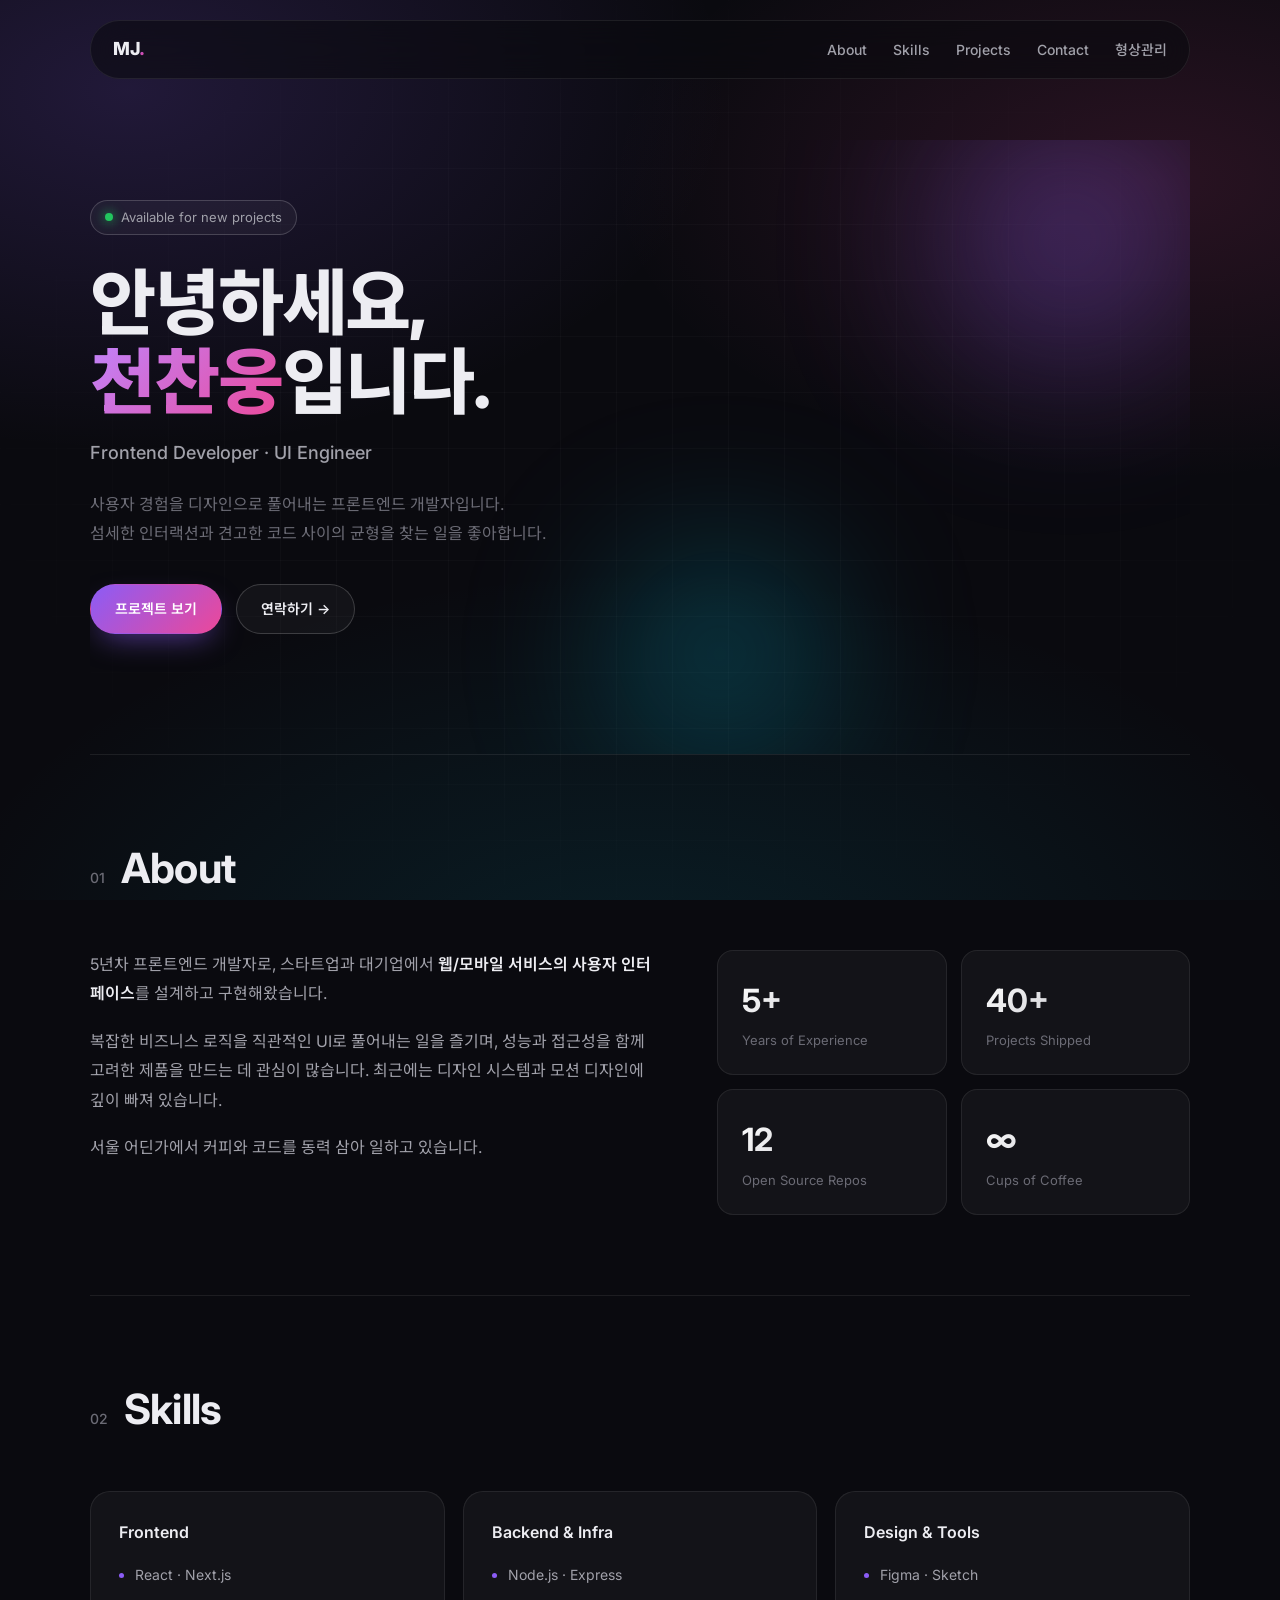
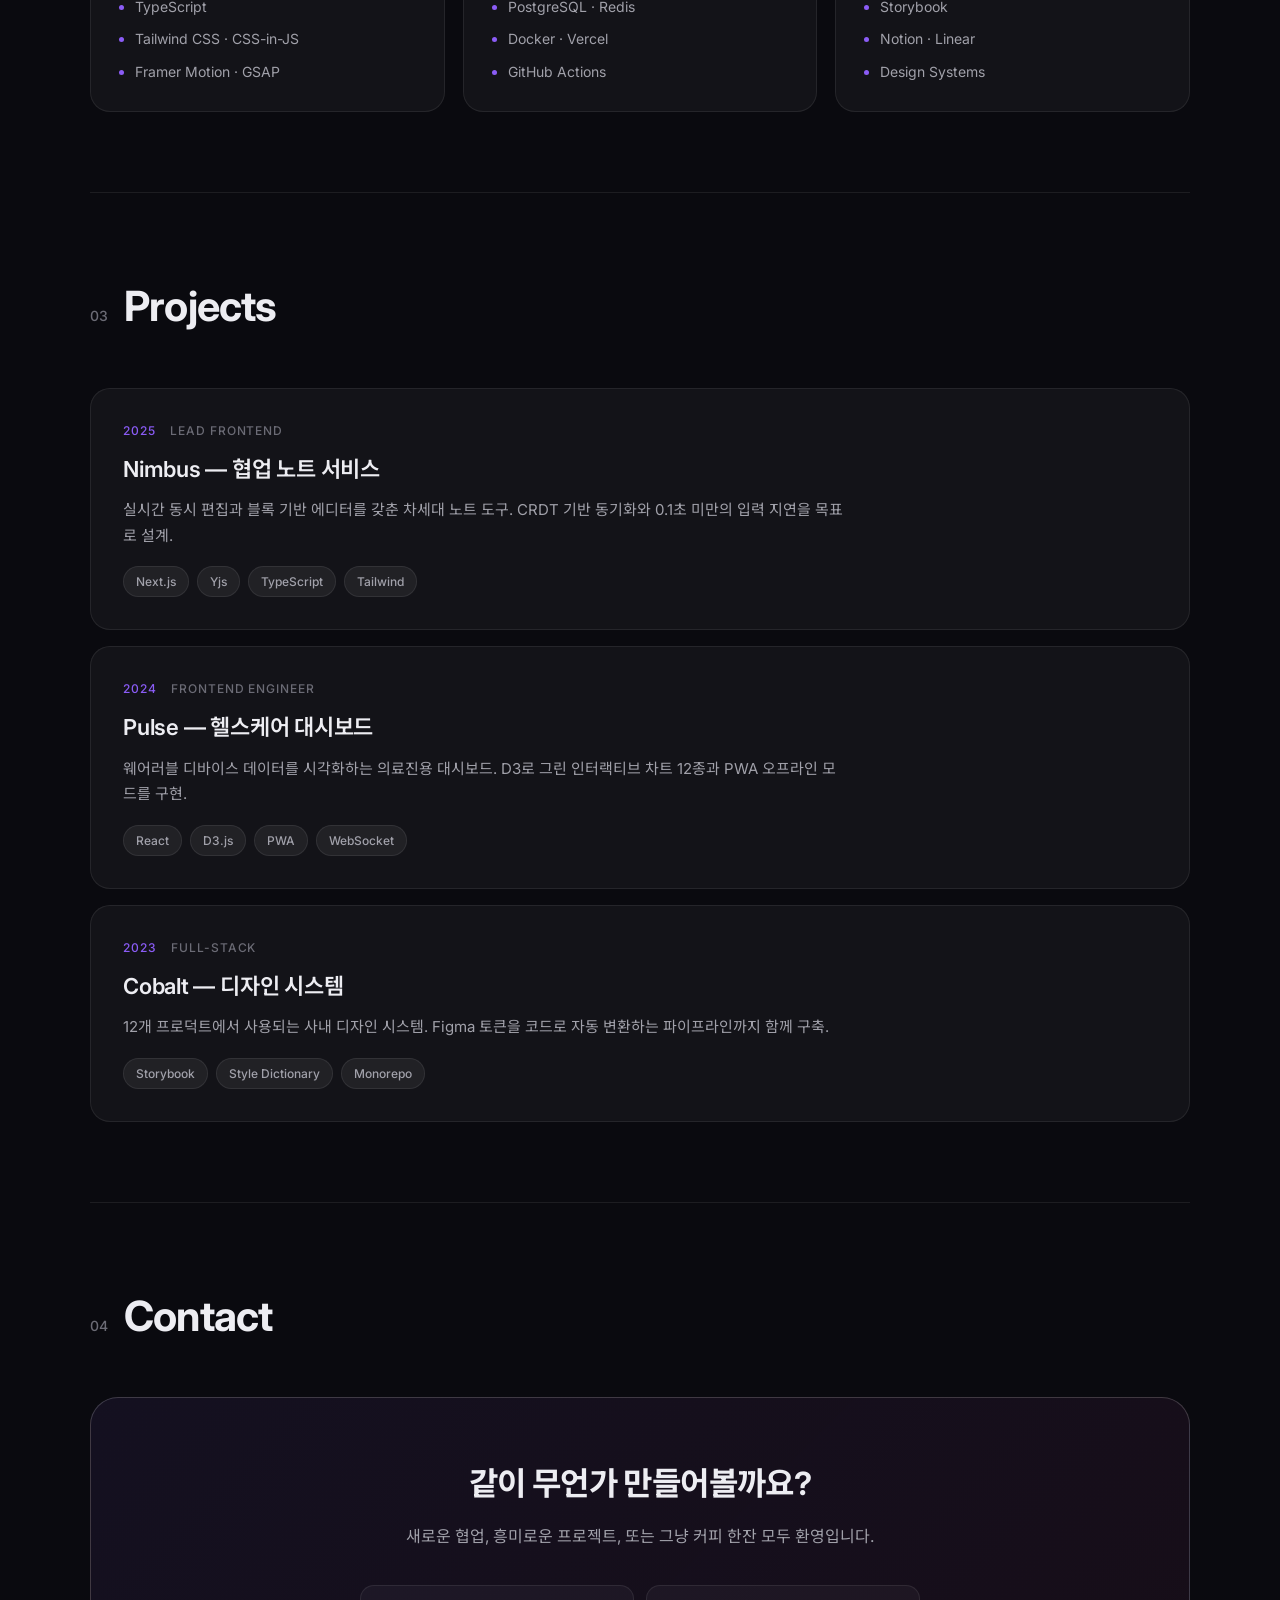
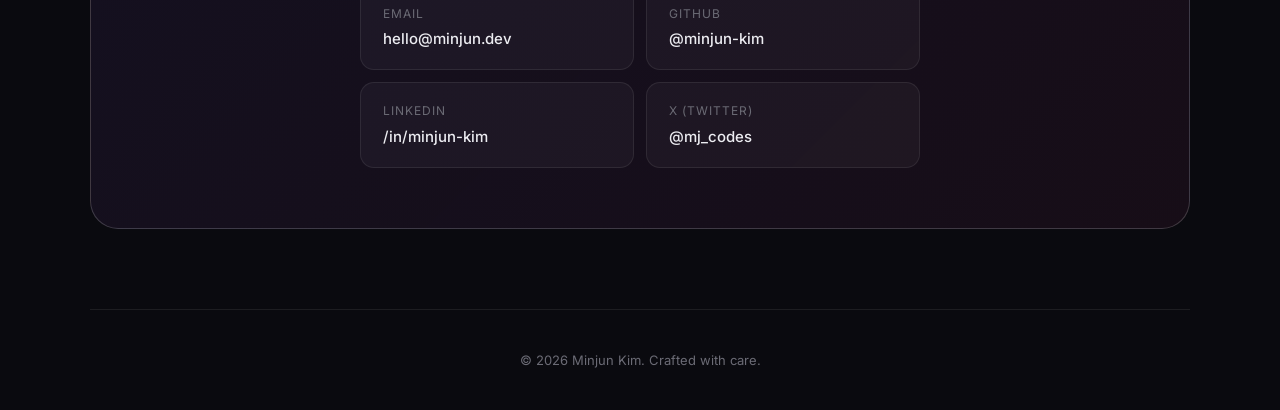
<file: index.html>
<!DOCTYPE html>
<html lang="ko">
<head>
  <meta charset="UTF-8" />
  <meta name="viewport" content="width=device-width, initial-scale=1.0" />
  <title>Minjun Kim — Frontend Developer</title>
  <link rel="preconnect" href="https://fonts.googleapis.com">
  <link rel="preconnect" href="https://fonts.gstatic.com" crossorigin>
  <link href="https://fonts.googleapis.com/css2?family=Inter:wght@300;400;500;600;700;800&family=Noto+Sans+KR:wght@300;400;500;700&display=swap" rel="stylesheet">
  <link rel="stylesheet" href="styles.css" />
</head>
<body>
  <div class="bg-gradient"></div>
  <div class="bg-grid"></div>

  <nav class="nav">
    <a href="#home" class="logo">MJ<span>.</span></a>
    <ul class="nav-links">
      <li><a href="#about">About</a></li>
      <li><a href="#skills">Skills</a></li>
      <li><a href="#projects">Projects</a></li>
      <li><a href="#contact">Contact</a></li>
      <li><a href="config.html">형상관리</a></li>
    </ul>
  </nav>

  <main>
    <section id="home" class="hero">
      <div class="hero-inner">
        <p class="hero-badge">
          <span class="dot"></span> Available for new projects
        </p>
        <h1 class="hero-title">
          안녕하세요, <br />
          <span class="gradient-text">천찬웅</span>입니다.
        </h1>
        <p class="hero-subtitle">
          Frontend Developer · UI Engineer
        </p>
        <p class="hero-desc">
          사용자 경험을 디자인으로 풀어내는 프론트엔드 개발자입니다.<br />
          섬세한 인터랙션과 견고한 코드 사이의 균형을 찾는 일을 좋아합니다.
        </p>
        <div class="hero-actions">
          <a href="#projects" class="btn btn-primary">프로젝트 보기</a>
          <a href="#contact" class="btn btn-ghost">연락하기 →</a>
        </div>
      </div>

      <div class="hero-orb orb-1"></div>
      <div class="hero-orb orb-2"></div>
    </section>

    <section id="about" class="section">
      <div class="section-head">
        <span class="section-num">01</span>
        <h2 class="section-title">About</h2>
      </div>
      <div class="about-grid">
        <div class="about-text">
          <p>
            5년차 프론트엔드 개발자로, 스타트업과 대기업에서
            <strong>웹/모바일 서비스의 사용자 인터페이스</strong>를 설계하고
            구현해왔습니다.
          </p>
          <p>
            복잡한 비즈니스 로직을 직관적인 UI로 풀어내는 일을 즐기며,
            성능과 접근성을 함께 고려한 제품을 만드는 데 관심이 많습니다.
            최근에는 디자인 시스템과 모션 디자인에 깊이 빠져 있습니다.
          </p>
          <p>
            서울 어딘가에서 커피와 코드를 동력 삼아 일하고 있습니다.
          </p>
        </div>
        <div class="about-stats">
          <div class="stat-card">
            <div class="stat-num">5+</div>
            <div class="stat-label">Years of Experience</div>
          </div>
          <div class="stat-card">
            <div class="stat-num">40+</div>
            <div class="stat-label">Projects Shipped</div>
          </div>
          <div class="stat-card">
            <div class="stat-num">12</div>
            <div class="stat-label">Open Source Repos</div>
          </div>
          <div class="stat-card">
            <div class="stat-num">∞</div>
            <div class="stat-label">Cups of Coffee</div>
          </div>
        </div>
      </div>
    </section>

    <section id="skills" class="section">
      <div class="section-head">
        <span class="section-num">02</span>
        <h2 class="section-title">Skills</h2>
      </div>
      <div class="skills-grid">
        <div class="skill-card">
          <h3>Frontend</h3>
          <ul>
            <li>React · Next.js</li>
            <li>TypeScript</li>
            <li>Tailwind CSS · CSS-in-JS</li>
            <li>Framer Motion · GSAP</li>
          </ul>
        </div>
        <div class="skill-card">
          <h3>Backend & Infra</h3>
          <ul>
            <li>Node.js · Express</li>
            <li>PostgreSQL · Redis</li>
            <li>Docker · Vercel</li>
            <li>GitHub Actions</li>
          </ul>
        </div>
        <div class="skill-card">
          <h3>Design & Tools</h3>
          <ul>
            <li>Figma · Sketch</li>
            <li>Storybook</li>
            <li>Notion · Linear</li>
            <li>Design Systems</li>
          </ul>
        </div>
      </div>
    </section>

    <section id="projects" class="section">
      <div class="section-head">
        <span class="section-num">03</span>
        <h2 class="section-title">Projects</h2>
      </div>
      <div class="projects-list">
        <article class="project-card">
          <div class="project-meta">
            <span class="project-year">2025</span>
            <span class="project-role">Lead Frontend</span>
          </div>
          <h3 class="project-title">Nimbus — 협업 노트 서비스</h3>
          <p class="project-desc">
            실시간 동시 편집과 블록 기반 에디터를 갖춘 차세대 노트 도구.
            CRDT 기반 동기화와 0.1초 미만의 입력 지연을 목표로 설계.
          </p>
          <div class="project-tags">
            <span>Next.js</span><span>Yjs</span><span>TypeScript</span><span>Tailwind</span>
          </div>
        </article>

        <article class="project-card">
          <div class="project-meta">
            <span class="project-year">2024</span>
            <span class="project-role">Frontend Engineer</span>
          </div>
          <h3 class="project-title">Pulse — 헬스케어 대시보드</h3>
          <p class="project-desc">
            웨어러블 디바이스 데이터를 시각화하는 의료진용 대시보드.
            D3로 그린 인터랙티브 차트 12종과 PWA 오프라인 모드를 구현.
          </p>
          <div class="project-tags">
            <span>React</span><span>D3.js</span><span>PWA</span><span>WebSocket</span>
          </div>
        </article>

        <article class="project-card">
          <div class="project-meta">
            <span class="project-year">2023</span>
            <span class="project-role">Full-stack</span>
          </div>
          <h3 class="project-title">Cobalt — 디자인 시스템</h3>
          <p class="project-desc">
            12개 프로덕트에서 사용되는 사내 디자인 시스템.
            Figma 토큰을 코드로 자동 변환하는 파이프라인까지 함께 구축.
          </p>
          <div class="project-tags">
            <span>Storybook</span><span>Style Dictionary</span><span>Monorepo</span>
          </div>
        </article>
      </div>
    </section>

    <section id="contact" class="section">
      <div class="section-head">
        <span class="section-num">04</span>
        <h2 class="section-title">Contact</h2>
      </div>
      <div class="contact-box">
        <h3>같이 무언가 만들어볼까요?</h3>
        <p>
          새로운 협업, 흥미로운 프로젝트, 또는 그냥 커피 한잔 모두 환영입니다.
        </p>
        <div class="contact-links">
          <a href="mailto:hello@minjun.dev" class="contact-link">
            <span class="contact-label">Email</span>
            <span class="contact-value">hello@minjun.dev</span>
          </a>
          <a href="#" class="contact-link">
            <span class="contact-label">GitHub</span>
            <span class="contact-value">@minjun-kim</span>
          </a>
          <a href="#" class="contact-link">
            <span class="contact-label">LinkedIn</span>
            <span class="contact-value">/in/minjun-kim</span>
          </a>
          <a href="#" class="contact-link">
            <span class="contact-label">X (Twitter)</span>
            <span class="contact-value">@mj_codes</span>
          </a>
        </div>
      </div>
    </section>
  </main>

  <footer class="footer">
    <p>© 2026 Minjun Kim. Crafted with care.</p>
  </footer>

  <script src="script.js"></script>
</body>
</html>
</file>
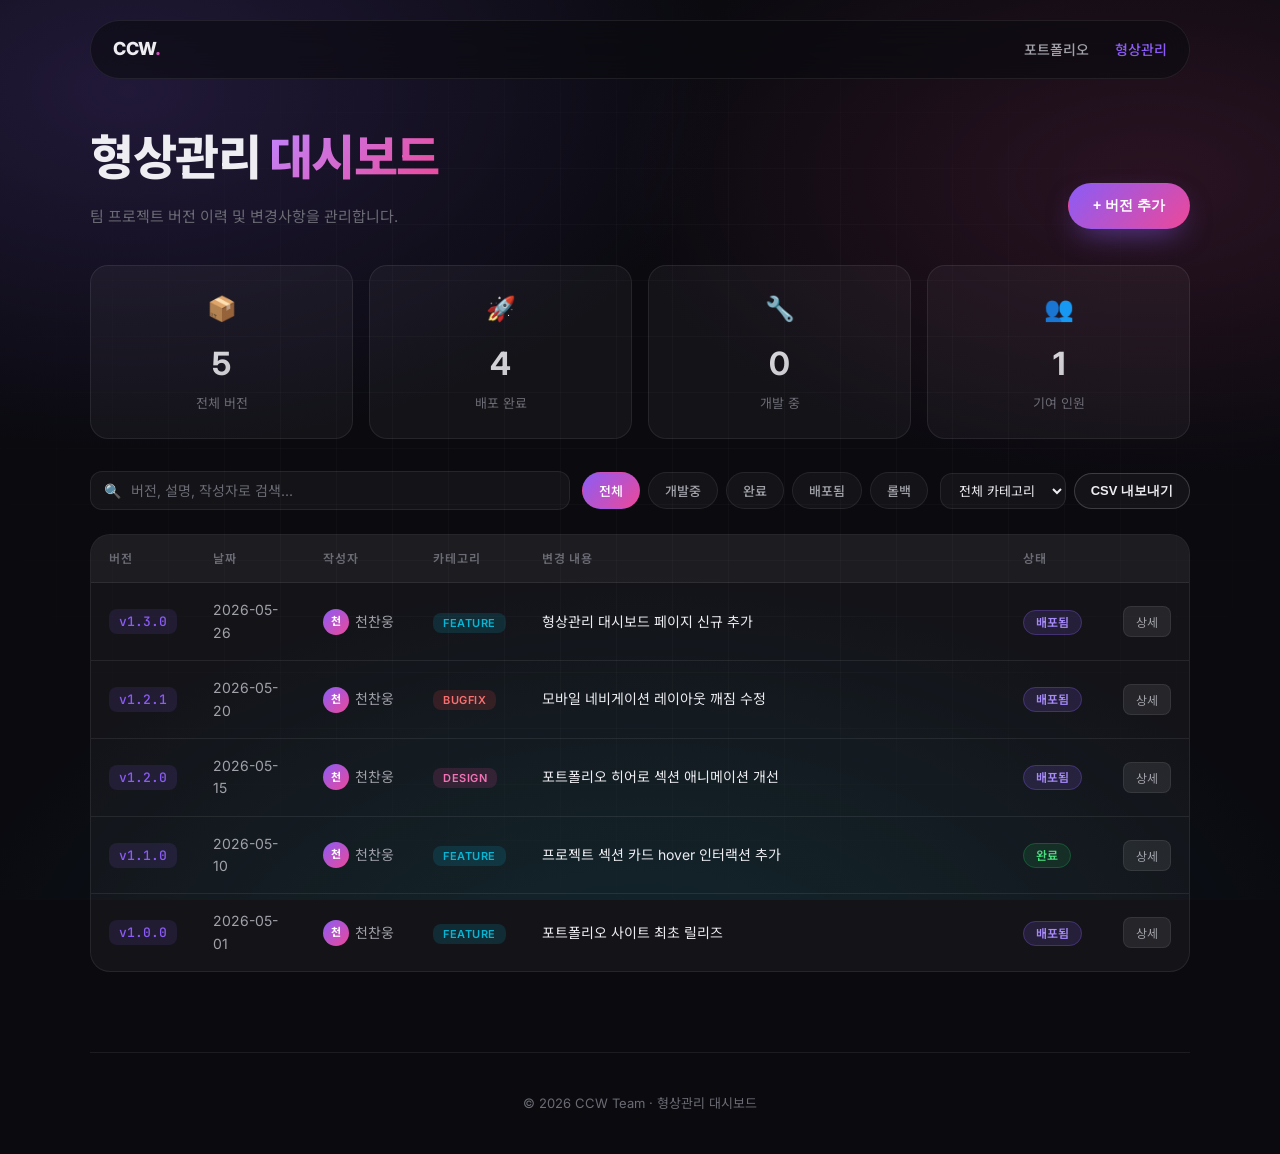
<file: config.html>
<!DOCTYPE html>
<html lang="ko">
<head>
  <meta charset="UTF-8" />
  <meta name="viewport" content="width=device-width, initial-scale=1.0" />
  <title>형상관리 대시보드 — CCW Team</title>
  <link rel="preconnect" href="https://fonts.googleapis.com">
  <link rel="preconnect" href="https://fonts.gstatic.com" crossorigin>
  <link href="https://fonts.googleapis.com/css2?family=Inter:wght@300;400;500;600;700;800&family=Noto+Sans+KR:wght@300;400;500;700&family=JetBrains+Mono:wght@400;500&display=swap" rel="stylesheet">
  <link rel="stylesheet" href="styles.css" />
  <link rel="stylesheet" href="config.css" />
</head>
<body>
  <div class="bg-gradient"></div>
  <div class="bg-grid"></div>

  <nav class="nav">
    <a href="index.html" class="logo">CCW<span>.</span></a>
    <ul class="nav-links">
      <li><a href="index.html">포트폴리오</a></li>
      <li><a href="config.html" class="nav-active">형상관리</a></li>
    </ul>
    <button class="btn-add-top" id="btnOpenAdd">+ 버전 추가</button>
  </nav>

  <main class="cm-main">

    <!-- 헤더 -->
    <div class="cm-header reveal">
      <div>
        <h1 class="cm-title">형상관리 <span class="gradient-text">대시보드</span></h1>
        <p class="cm-subtitle">팀 프로젝트 버전 이력 및 변경사항을 관리합니다.</p>
      </div>
      <button class="btn btn-primary" id="btnOpenAddMain">+ 버전 추가</button>
    </div>

    <!-- 통계 카드 -->
    <div class="cm-stats reveal">
      <div class="cm-stat-card">
        <div class="cm-stat-icon">📦</div>
        <div class="cm-stat-num" id="statTotal">0</div>
        <div class="cm-stat-label">전체 버전</div>
      </div>
      <div class="cm-stat-card">
        <div class="cm-stat-icon">🚀</div>
        <div class="cm-stat-num" id="statDeployed">0</div>
        <div class="cm-stat-label">배포 완료</div>
      </div>
      <div class="cm-stat-card">
        <div class="cm-stat-icon">🔧</div>
        <div class="cm-stat-num" id="statDev">0</div>
        <div class="cm-stat-label">개발 중</div>
      </div>
      <div class="cm-stat-card">
        <div class="cm-stat-icon">👥</div>
        <div class="cm-stat-num" id="statContrib">0</div>
        <div class="cm-stat-label">기여 인원</div>
      </div>
    </div>

    <!-- 필터 & 검색 -->
    <div class="cm-filters reveal">
      <div class="cm-search-wrap">
        <span class="cm-search-icon">🔍</span>
        <input type="text" id="searchInput" class="cm-search" placeholder="버전, 설명, 작성자로 검색..." />
      </div>
      <div class="cm-filter-group">
        <button class="cm-filter-btn active" data-filter="all">전체</button>
        <button class="cm-filter-btn" data-filter="개발중">개발중</button>
        <button class="cm-filter-btn" data-filter="완료">완료</button>
        <button class="cm-filter-btn" data-filter="배포됨">배포됨</button>
        <button class="cm-filter-btn" data-filter="롤백">롤백</button>
      </div>
      <div class="cm-filter-group">
        <select id="categoryFilter" class="cm-select">
          <option value="all">전체 카테고리</option>
          <option value="Feature">Feature</option>
          <option value="Bugfix">Bugfix</option>
          <option value="Refactor">Refactor</option>
          <option value="Hotfix">Hotfix</option>
          <option value="Design">Design</option>
          <option value="Docs">Docs</option>
        </select>
        <button class="btn btn-ghost cm-export-btn" id="btnExport">CSV 내보내기</button>
      </div>
    </div>

    <!-- 버전 테이블 -->
    <div class="cm-table-wrap reveal">
      <table class="cm-table" id="versionTable">
        <thead>
          <tr>
            <th class="col-version">버전</th>
            <th class="col-date">날짜</th>
            <th class="col-author">작성자</th>
            <th class="col-category">카테고리</th>
            <th class="col-desc">변경 내용</th>
            <th class="col-status">상태</th>
            <th class="col-action"></th>
          </tr>
        </thead>
        <tbody id="versionBody">
        </tbody>
      </table>
      <div class="cm-empty" id="emptyMsg" style="display:none;">
        <span>📭</span>
        <p>등록된 버전이 없습니다.</p>
      </div>
    </div>

  </main>

  <footer class="footer">
    <p>© 2026 CCW Team · 형상관리 대시보드</p>
  </footer>

  <!-- 버전 추가 모달 -->
  <div class="modal-overlay" id="addModal">
    <div class="modal">
      <div class="modal-header">
        <h2 class="modal-title">새 버전 등록</h2>
        <button class="modal-close" id="btnCloseAdd">✕</button>
      </div>
      <form id="addForm" class="modal-form">
        <div class="form-row">
          <div class="form-group">
            <label>버전 번호 <span class="required">*</span></label>
            <input type="text" id="fVersion" placeholder="예) v1.2.0" required />
          </div>
          <div class="form-group">
            <label>날짜 <span class="required">*</span></label>
            <input type="date" id="fDate" required />
          </div>
        </div>
        <div class="form-row">
          <div class="form-group">
            <label>작성자 <span class="required">*</span></label>
            <input type="text" id="fAuthor" placeholder="예) 천찬웅" required />
          </div>
          <div class="form-group">
            <label>카테고리</label>
            <select id="fCategory">
              <option value="Feature">Feature</option>
              <option value="Bugfix">Bugfix</option>
              <option value="Refactor">Refactor</option>
              <option value="Hotfix">Hotfix</option>
              <option value="Design">Design</option>
              <option value="Docs">Docs</option>
            </select>
          </div>
        </div>
        <div class="form-group">
          <label>변경 내용 요약 <span class="required">*</span></label>
          <input type="text" id="fDesc" placeholder="예) 로그인 페이지 UI 개선 및 버그 수정" required />
        </div>
        <div class="form-group">
          <label>상세 변경사항</label>
          <textarea id="fDetail" rows="4" placeholder="- 변경사항 1&#10;- 변경사항 2&#10;- 변경사항 3"></textarea>
        </div>
        <div class="form-group">
          <label>상태</label>
          <div class="status-radio-group">
            <label class="status-radio"><input type="radio" name="fStatus" value="개발중" checked /><span class="badge badge-dev">개발중</span></label>
            <label class="status-radio"><input type="radio" name="fStatus" value="완료" /><span class="badge badge-done">완료</span></label>
            <label class="status-radio"><input type="radio" name="fStatus" value="배포됨" /><span class="badge badge-deploy">배포됨</span></label>
            <label class="status-radio"><input type="radio" name="fStatus" value="롤백" /><span class="badge badge-rollback">롤백</span></label>
          </div>
        </div>
        <div class="modal-footer">
          <button type="button" class="btn btn-ghost" id="btnCancelAdd">취소</button>
          <button type="submit" class="btn btn-primary">등록하기</button>
        </div>
      </form>
    </div>
  </div>

  <!-- 상세 보기 모달 -->
  <div class="modal-overlay" id="detailModal">
    <div class="modal">
      <div class="modal-header">
        <h2 class="modal-title" id="detailTitle">버전 상세</h2>
        <button class="modal-close" id="btnCloseDetail">✕</button>
      </div>
      <div class="detail-body" id="detailBody"></div>
      <div class="modal-footer">
        <button type="button" class="btn btn-ghost btn-delete" id="btnDelete">삭제</button>
        <button type="button" class="btn btn-primary" id="btnCloseDetailOk">확인</button>
      </div>
    </div>
  </div>

  <script src="config.js"></script>
</body>
</html>
</file>
<file: styles.css>
/* ---------- Reset & Base ---------- */
*,
*::before,
*::after {
  box-sizing: border-box;
  margin: 0;
  padding: 0;
}

:root {
  --bg: #0a0a0f;
  --bg-soft: #11111a;
  --surface: rgba(255, 255, 255, 0.04);
  --surface-strong: rgba(255, 255, 255, 0.08);
  --border: rgba(255, 255, 255, 0.08);
  --border-strong: rgba(255, 255, 255, 0.18);
  --text: #ededf2;
  --text-soft: #a1a1aa;
  --text-mute: #6b6b75;
  --accent: #8b5cf6;
  --accent-2: #ec4899;
  --accent-3: #06b6d4;
  --max-width: 1100px;
}

html {
  scroll-behavior: smooth;
}

body {
  background: var(--bg);
  color: var(--text);
  font-family: "Inter", "Noto Sans KR", system-ui, -apple-system, sans-serif;
  font-weight: 400;
  line-height: 1.6;
  overflow-x: hidden;
  min-height: 100vh;
  position: relative;
}

a {
  color: inherit;
  text-decoration: none;
}

ul {
  list-style: none;
}

img {
  max-width: 100%;
  display: block;
}

/* ---------- Background Layers ---------- */
.bg-gradient {
  position: fixed;
  inset: 0;
  z-index: -2;
  background:
    radial-gradient(1000px 600px at 10% 10%, rgba(139, 92, 246, 0.18), transparent 60%),
    radial-gradient(900px 500px at 90% 20%, rgba(236, 72, 153, 0.14), transparent 60%),
    radial-gradient(1200px 700px at 50% 110%, rgba(6, 182, 212, 0.12), transparent 60%),
    var(--bg);
}

.bg-grid {
  position: fixed;
  inset: 0;
  z-index: -1;
  background-image:
    linear-gradient(rgba(255, 255, 255, 0.025) 1px, transparent 1px),
    linear-gradient(90deg, rgba(255, 255, 255, 0.025) 1px, transparent 1px);
  background-size: 56px 56px;
  mask-image: radial-gradient(ellipse at center, black 40%, transparent 80%);
  pointer-events: none;
}

/* ---------- Navigation ---------- */
.nav {
  position: fixed;
  top: 20px;
  left: 50%;
  transform: translateX(-50%);
  width: min(94%, var(--max-width));
  display: flex;
  align-items: center;
  justify-content: space-between;
  padding: 14px 22px;
  background: rgba(10, 10, 15, 0.6);
  backdrop-filter: blur(16px);
  -webkit-backdrop-filter: blur(16px);
  border: 1px solid var(--border);
  border-radius: 999px;
  z-index: 100;
}

.logo {
  font-weight: 800;
  font-size: 18px;
  letter-spacing: -0.02em;
}
.logo span {
  background: linear-gradient(135deg, var(--accent), var(--accent-2));
  -webkit-background-clip: text;
  background-clip: text;
  color: transparent;
}

.nav-links {
  display: flex;
  gap: 26px;
}

.nav-links a {
  color: var(--text-soft);
  font-size: 14px;
  font-weight: 500;
  transition: color 0.2s ease;
}

.nav-links a:hover {
  color: var(--text);
}

/* ---------- Hero ---------- */
main {
  width: min(94%, var(--max-width));
  margin: 0 auto;
  padding-top: 140px;
}

.hero {
  position: relative;
  padding: 60px 0 120px;
  overflow: hidden;
}

.hero-inner {
  max-width: 760px;
  position: relative;
  z-index: 2;
}

.hero-badge {
  display: inline-flex;
  align-items: center;
  gap: 8px;
  padding: 6px 14px;
  border: 1px solid var(--border-strong);
  border-radius: 999px;
  background: var(--surface);
  font-size: 13px;
  color: var(--text-soft);
  margin-bottom: 28px;
}

.dot {
  width: 8px;
  height: 8px;
  border-radius: 50%;
  background: #22c55e;
  box-shadow: 0 0 12px #22c55e;
  animation: pulse 1.8s ease-in-out infinite;
}

@keyframes pulse {
  0%, 100% { opacity: 1; }
  50% { opacity: 0.4; }
}

.hero-title {
  font-size: clamp(2.5rem, 6vw, 4.5rem);
  font-weight: 800;
  line-height: 1.1;
  letter-spacing: -0.03em;
  margin-bottom: 18px;
}

.gradient-text {
  background: linear-gradient(135deg, #c084fc, #ec4899 50%, #06b6d4);
  background-size: 200% 200%;
  -webkit-background-clip: text;
  background-clip: text;
  color: transparent;
  animation: shimmer 6s ease-in-out infinite;
}

@keyframes shimmer {
  0%, 100% { background-position: 0% 50%; }
  50% { background-position: 100% 50%; }
}

.hero-subtitle {
  font-size: 18px;
  color: var(--text-soft);
  font-weight: 500;
  margin-bottom: 22px;
}

.hero-desc {
  font-size: 16px;
  color: var(--text-mute);
  line-height: 1.8;
  margin-bottom: 36px;
}

.hero-actions {
  display: flex;
  gap: 14px;
  flex-wrap: wrap;
}

.btn {
  display: inline-flex;
  align-items: center;
  justify-content: center;
  padding: 13px 24px;
  border-radius: 999px;
  font-size: 14px;
  font-weight: 600;
  transition: all 0.25s ease;
  cursor: pointer;
  border: 1px solid transparent;
}

.btn-primary {
  background: linear-gradient(135deg, var(--accent), var(--accent-2));
  color: white;
  box-shadow: 0 12px 30px -10px rgba(139, 92, 246, 0.6);
}

.btn-primary:hover {
  transform: translateY(-2px);
  box-shadow: 0 18px 40px -10px rgba(139, 92, 246, 0.8);
}

.btn-ghost {
  background: var(--surface);
  border-color: var(--border-strong);
  color: var(--text);
}

.btn-ghost:hover {
  background: var(--surface-strong);
  border-color: var(--text-mute);
}

.hero-orb {
  position: absolute;
  border-radius: 50%;
  filter: blur(80px);
  z-index: 1;
  opacity: 0.5;
}

.orb-1 {
  width: 360px;
  height: 360px;
  background: radial-gradient(circle, var(--accent), transparent 70%);
  top: -80px;
  right: -60px;
  animation: float 12s ease-in-out infinite;
}

.orb-2 {
  width: 280px;
  height: 280px;
  background: radial-gradient(circle, var(--accent-3), transparent 70%);
  bottom: -40px;
  right: 30%;
  animation: float 14s ease-in-out infinite reverse;
}

@keyframes float {
  0%, 100% { transform: translate(0, 0); }
  50% { transform: translate(-30px, 30px); }
}

/* ---------- Sections ---------- */
.section {
  padding: 80px 0;
  border-top: 1px solid var(--border);
}

.section-head {
  display: flex;
  align-items: baseline;
  gap: 16px;
  margin-bottom: 48px;
}

.section-num {
  color: var(--text-mute);
  font-family: "Inter", monospace;
  font-size: 14px;
  font-weight: 500;
}

.section-title {
  font-size: clamp(1.8rem, 4vw, 2.6rem);
  font-weight: 700;
  letter-spacing: -0.02em;
}

/* ---------- About ---------- */
.about-grid {
  display: grid;
  grid-template-columns: 1.2fr 1fr;
  gap: 60px;
  align-items: start;
}

.about-text p {
  color: var(--text-soft);
  font-size: 16px;
  line-height: 1.85;
  margin-bottom: 18px;
}

.about-text strong {
  color: var(--text);
  font-weight: 600;
}

.about-stats {
  display: grid;
  grid-template-columns: 1fr 1fr;
  gap: 14px;
}

.stat-card {
  padding: 24px;
  background: var(--surface);
  border: 1px solid var(--border);
  border-radius: 16px;
  transition: all 0.25s ease;
}

.stat-card:hover {
  background: var(--surface-strong);
  border-color: var(--border-strong);
  transform: translateY(-4px);
}

.stat-num {
  font-size: 32px;
  font-weight: 700;
  background: linear-gradient(135deg, #fff, #a1a1aa);
  -webkit-background-clip: text;
  background-clip: text;
  color: transparent;
  margin-bottom: 4px;
}

.stat-label {
  font-size: 13px;
  color: var(--text-mute);
}

/* ---------- Skills ---------- */
.skills-grid {
  display: grid;
  grid-template-columns: repeat(3, 1fr);
  gap: 18px;
}

.skill-card {
  padding: 28px;
  background: var(--surface);
  border: 1px solid var(--border);
  border-radius: 20px;
  transition: all 0.3s ease;
  position: relative;
  overflow: hidden;
}

.skill-card::before {
  content: "";
  position: absolute;
  inset: 0;
  background: linear-gradient(135deg, rgba(139, 92, 246, 0.1), transparent);
  opacity: 0;
  transition: opacity 0.3s ease;
}

.skill-card:hover {
  border-color: var(--border-strong);
  transform: translateY(-4px);
}

.skill-card:hover::before {
  opacity: 1;
}

.skill-card h3 {
  font-size: 16px;
  font-weight: 600;
  margin-bottom: 18px;
  color: var(--text);
  position: relative;
}

.skill-card ul {
  display: flex;
  flex-direction: column;
  gap: 10px;
  position: relative;
}

.skill-card li {
  color: var(--text-soft);
  font-size: 14px;
  padding-left: 16px;
  position: relative;
}

.skill-card li::before {
  content: "";
  position: absolute;
  left: 0;
  top: 9px;
  width: 5px;
  height: 5px;
  border-radius: 50%;
  background: var(--accent);
}

/* ---------- Projects ---------- */
.projects-list {
  display: flex;
  flex-direction: column;
  gap: 16px;
}

.project-card {
  padding: 32px;
  background: var(--surface);
  border: 1px solid var(--border);
  border-radius: 20px;
  transition: all 0.3s ease;
  cursor: pointer;
  position: relative;
  overflow: hidden;
}

.project-card:hover {
  border-color: var(--border-strong);
  background: var(--surface-strong);
  transform: translateX(8px);
}

.project-meta {
  display: flex;
  gap: 14px;
  margin-bottom: 12px;
  font-size: 12px;
  font-weight: 500;
  color: var(--text-mute);
  text-transform: uppercase;
  letter-spacing: 0.08em;
}

.project-year {
  color: var(--accent);
}

.project-title {
  font-size: 22px;
  font-weight: 600;
  margin-bottom: 10px;
  letter-spacing: -0.01em;
}

.project-desc {
  color: var(--text-soft);
  font-size: 15px;
  line-height: 1.7;
  margin-bottom: 18px;
  max-width: 720px;
}

.project-tags {
  display: flex;
  flex-wrap: wrap;
  gap: 8px;
}

.project-tags span {
  padding: 5px 12px;
  font-size: 12px;
  font-weight: 500;
  color: var(--text-soft);
  background: rgba(255, 255, 255, 0.06);
  border: 1px solid var(--border);
  border-radius: 999px;
}

/* ---------- Contact ---------- */
.contact-box {
  padding: 60px;
  background: linear-gradient(
    135deg,
    rgba(139, 92, 246, 0.08),
    rgba(236, 72, 153, 0.06)
  );
  border: 1px solid var(--border-strong);
  border-radius: 28px;
  text-align: center;
}

.contact-box h3 {
  font-size: clamp(1.5rem, 3vw, 2rem);
  font-weight: 700;
  margin-bottom: 14px;
  letter-spacing: -0.02em;
}

.contact-box > p {
  color: var(--text-soft);
  margin-bottom: 36px;
}

.contact-links {
  display: grid;
  grid-template-columns: repeat(2, 1fr);
  gap: 12px;
  max-width: 560px;
  margin: 0 auto;
}

.contact-link {
  display: flex;
  flex-direction: column;
  align-items: flex-start;
  padding: 18px 22px;
  background: var(--surface);
  border: 1px solid var(--border);
  border-radius: 14px;
  transition: all 0.25s ease;
  text-align: left;
}

.contact-link:hover {
  background: var(--surface-strong);
  border-color: var(--accent);
  transform: translateY(-2px);
}

.contact-label {
  font-size: 12px;
  color: var(--text-mute);
  text-transform: uppercase;
  letter-spacing: 0.08em;
  margin-bottom: 4px;
}

.contact-value {
  font-size: 15px;
  font-weight: 500;
  color: var(--text);
}

/* ---------- Footer ---------- */
.footer {
  width: min(94%, var(--max-width));
  margin: 0 auto;
  padding: 40px 0;
  border-top: 1px solid var(--border);
  text-align: center;
  color: var(--text-mute);
  font-size: 13px;
}

/* ---------- Reveal Animation ---------- */
.reveal {
  opacity: 0;
  transform: translateY(24px);
  transition: opacity 0.7s ease, transform 0.7s ease;
}

.reveal.in {
  opacity: 1;
  transform: translateY(0);
}

/* ---------- Responsive ---------- */
@media (max-width: 768px) {
  .nav {
    padding: 12px 18px;
  }
  .nav-links {
    gap: 16px;
  }
  .nav-links a {
    font-size: 13px;
  }
  main {
    padding-top: 110px;
  }
  .hero {
    padding: 30px 0 80px;
  }
  .about-grid {
    grid-template-columns: 1fr;
    gap: 32px;
  }
  .skills-grid {
    grid-template-columns: 1fr;
  }
  .contact-links {
    grid-template-columns: 1fr;
  }
  .contact-box {
    padding: 36px 24px;
  }
  .project-card {
    padding: 24px;
  }
  .project-card:hover {
    transform: none;
  }
}

@media (max-width: 480px) {
  .nav-links {
    display: none;
  }
}
</file>
<file: config.css>
/* ========== Config Management Page ========== */

.cm-main {
  width: min(94%, var(--max-width));
  margin: 0 auto;
  padding-top: 120px;
  padding-bottom: 80px;
}

/* Nav active */
.nav-active {
  color: var(--accent) !important;
}

.btn-add-top {
  display: none;
  padding: 8px 18px;
  background: linear-gradient(135deg, var(--accent), var(--accent-2));
  color: white;
  border: none;
  border-radius: 999px;
  font-size: 13px;
  font-weight: 600;
  cursor: pointer;
  transition: all 0.25s;
}

/* ---- Header ---- */
.cm-header {
  display: flex;
  align-items: flex-end;
  justify-content: space-between;
  margin-bottom: 36px;
  flex-wrap: wrap;
  gap: 20px;
}

.cm-title {
  font-size: clamp(2rem, 5vw, 3rem);
  font-weight: 800;
  letter-spacing: -0.03em;
  margin-bottom: 8px;
}

.cm-subtitle {
  color: var(--text-mute);
  font-size: 15px;
}

/* ---- Stats ---- */
.cm-stats {
  display: grid;
  grid-template-columns: repeat(4, 1fr);
  gap: 16px;
  margin-bottom: 32px;
}

.cm-stat-card {
  padding: 24px 20px;
  background: var(--surface);
  border: 1px solid var(--border);
  border-radius: 18px;
  text-align: center;
  transition: all 0.25s;
}

.cm-stat-card:hover {
  background: var(--surface-strong);
  border-color: var(--border-strong);
  transform: translateY(-4px);
}

.cm-stat-icon {
  font-size: 24px;
  margin-bottom: 10px;
}

.cm-stat-num {
  font-size: 32px;
  font-weight: 700;
  background: linear-gradient(135deg, #fff, #a1a1aa);
  -webkit-background-clip: text;
  background-clip: text;
  color: transparent;
  margin-bottom: 4px;
}

.cm-stat-label {
  font-size: 13px;
  color: var(--text-mute);
}

/* ---- Filters ---- */
.cm-filters {
  display: flex;
  align-items: center;
  gap: 12px;
  flex-wrap: wrap;
  margin-bottom: 24px;
}

.cm-search-wrap {
  position: relative;
  flex: 1 1 240px;
  min-width: 200px;
}

.cm-search-icon {
  position: absolute;
  left: 14px;
  top: 50%;
  transform: translateY(-50%);
  font-size: 14px;
  pointer-events: none;
}

.cm-search {
  width: 100%;
  padding: 10px 14px 10px 40px;
  background: var(--surface);
  border: 1px solid var(--border);
  border-radius: 12px;
  color: var(--text);
  font-size: 14px;
  font-family: inherit;
  outline: none;
  transition: border-color 0.2s;
}

.cm-search:focus {
  border-color: var(--accent);
}

.cm-search::placeholder {
  color: var(--text-mute);
}

.cm-filter-group {
  display: flex;
  gap: 8px;
  flex-wrap: wrap;
  align-items: center;
}

.cm-filter-btn {
  padding: 8px 16px;
  background: var(--surface);
  border: 1px solid var(--border);
  border-radius: 999px;
  color: var(--text-soft);
  font-size: 13px;
  font-weight: 500;
  cursor: pointer;
  transition: all 0.2s;
  font-family: inherit;
}

.cm-filter-btn:hover {
  border-color: var(--border-strong);
  color: var(--text);
}

.cm-filter-btn.active {
  background: linear-gradient(135deg, var(--accent), var(--accent-2));
  border-color: transparent;
  color: white;
}

.cm-select {
  padding: 8px 14px;
  background: var(--surface);
  border: 1px solid var(--border);
  border-radius: 12px;
  color: var(--text);
  font-size: 13px;
  font-family: inherit;
  outline: none;
  cursor: pointer;
  transition: border-color 0.2s;
}

.cm-select:focus {
  border-color: var(--accent);
}

.cm-export-btn {
  padding: 8px 16px;
  font-size: 13px;
}

/* ---- Table ---- */
.cm-table-wrap {
  background: var(--surface);
  border: 1px solid var(--border);
  border-radius: 20px;
  overflow: hidden;
}

.cm-table {
  width: 100%;
  border-collapse: collapse;
}

.cm-table thead tr {
  background: rgba(255, 255, 255, 0.04);
  border-bottom: 1px solid var(--border);
}

.cm-table th {
  padding: 14px 18px;
  text-align: left;
  font-size: 12px;
  font-weight: 600;
  color: var(--text-mute);
  text-transform: uppercase;
  letter-spacing: 0.07em;
  white-space: nowrap;
}

.cm-table td {
  padding: 16px 18px;
  font-size: 14px;
  color: var(--text-soft);
  border-bottom: 1px solid var(--border);
  vertical-align: middle;
}

.cm-table tbody tr:last-child td {
  border-bottom: none;
}

.cm-table tbody tr {
  transition: background 0.2s;
  cursor: default;
}

.cm-table tbody tr:hover {
  background: rgba(255, 255, 255, 0.04);
}

.col-version { width: 100px; }
.col-date    { width: 110px; }
.col-author  { width: 110px; }
.col-category{ width: 100px; }
.col-desc    { min-width: 200px; }
.col-status  { width: 100px; }
.col-action  { width: 60px; text-align: right; }

.version-num {
  font-family: "JetBrains Mono", monospace;
  font-size: 13px;
  font-weight: 500;
  color: var(--accent);
  background: rgba(139, 92, 246, 0.12);
  padding: 4px 10px;
  border-radius: 8px;
  white-space: nowrap;
}

.author-chip {
  display: inline-flex;
  align-items: center;
  gap: 6px;
}

.author-avatar {
  width: 26px;
  height: 26px;
  border-radius: 50%;
  background: linear-gradient(135deg, var(--accent), var(--accent-2));
  display: flex;
  align-items: center;
  justify-content: center;
  font-size: 11px;
  font-weight: 700;
  color: white;
  flex-shrink: 0;
}

/* Category badge */
.cat-badge {
  padding: 3px 10px;
  border-radius: 8px;
  font-size: 11px;
  font-weight: 600;
  text-transform: uppercase;
  letter-spacing: 0.05em;
}

.cat-Feature  { background: rgba(6, 182, 212, 0.15); color: #06b6d4; }
.cat-Bugfix   { background: rgba(239, 68, 68, 0.15); color: #f87171; }
.cat-Refactor { background: rgba(234, 179, 8, 0.15); color: #fbbf24; }
.cat-Hotfix   { background: rgba(249, 115, 22, 0.15); color: #fb923c; }
.cat-Design   { background: rgba(236, 72, 153, 0.15); color: #f472b6; }
.cat-Docs     { background: rgba(107, 114, 128, 0.2); color: #9ca3af; }

/* Status badge */
.badge {
  padding: 4px 12px;
  border-radius: 999px;
  font-size: 12px;
  font-weight: 600;
  white-space: nowrap;
}

.badge-dev      { background: rgba(234, 179, 8, 0.15); color: #fbbf24; border: 1px solid rgba(234,179,8,0.25); }
.badge-done     { background: rgba(34, 197, 94, 0.12); color: #4ade80; border: 1px solid rgba(34,197,94,0.25); }
.badge-deploy   { background: rgba(139, 92, 246, 0.15); color: #a78bfa; border: 1px solid rgba(139,92,246,0.3); }
.badge-rollback { background: rgba(239, 68, 68, 0.12); color: #f87171; border: 1px solid rgba(239,68,68,0.25); }

.cm-desc-text {
  color: var(--text);
  font-size: 14px;
  white-space: nowrap;
  overflow: hidden;
  text-overflow: ellipsis;
  max-width: 320px;
}

.btn-detail {
  background: var(--surface-strong);
  border: 1px solid var(--border);
  color: var(--text-soft);
  padding: 6px 12px;
  border-radius: 8px;
  font-size: 12px;
  cursor: pointer;
  font-family: inherit;
  transition: all 0.2s;
  white-space: nowrap;
}

.btn-detail:hover {
  border-color: var(--accent);
  color: var(--accent);
}

.cm-empty {
  padding: 80px 20px;
  text-align: center;
  color: var(--text-mute);
}

.cm-empty span {
  font-size: 48px;
  display: block;
  margin-bottom: 16px;
}

.cm-empty p {
  font-size: 15px;
}

/* ---- Modal ---- */
.modal-overlay {
  position: fixed;
  inset: 0;
  background: rgba(0, 0, 0, 0.7);
  backdrop-filter: blur(6px);
  z-index: 200;
  display: flex;
  align-items: center;
  justify-content: center;
  padding: 20px;
  opacity: 0;
  pointer-events: none;
  transition: opacity 0.25s;
}

.modal-overlay.open {
  opacity: 1;
  pointer-events: all;
}

.modal {
  background: #14141f;
  border: 1px solid var(--border-strong);
  border-radius: 24px;
  width: 100%;
  max-width: 560px;
  max-height: 90vh;
  overflow-y: auto;
  transform: translateY(20px);
  transition: transform 0.25s;
}

.modal-overlay.open .modal {
  transform: translateY(0);
}

.modal-header {
  display: flex;
  align-items: center;
  justify-content: space-between;
  padding: 24px 28px 0;
  margin-bottom: 24px;
}

.modal-title {
  font-size: 20px;
  font-weight: 700;
  letter-spacing: -0.01em;
}

.modal-close {
  background: var(--surface-strong);
  border: 1px solid var(--border);
  color: var(--text-soft);
  width: 32px;
  height: 32px;
  border-radius: 8px;
  cursor: pointer;
  font-size: 14px;
  display: flex;
  align-items: center;
  justify-content: center;
  transition: all 0.2s;
  font-family: inherit;
}

.modal-close:hover {
  border-color: var(--accent);
  color: var(--accent);
}

.modal-form {
  padding: 0 28px;
}

.form-row {
  display: grid;
  grid-template-columns: 1fr 1fr;
  gap: 16px;
}

.form-group {
  margin-bottom: 18px;
}

.form-group label {
  display: block;
  font-size: 13px;
  font-weight: 500;
  color: var(--text-soft);
  margin-bottom: 8px;
}

.required {
  color: var(--accent-2);
}

.form-group input[type="text"],
.form-group input[type="date"],
.form-group select,
.form-group textarea {
  width: 100%;
  padding: 10px 14px;
  background: var(--surface);
  border: 1px solid var(--border);
  border-radius: 12px;
  color: var(--text);
  font-size: 14px;
  font-family: inherit;
  outline: none;
  resize: vertical;
  transition: border-color 0.2s;
}

.form-group input:focus,
.form-group select:focus,
.form-group textarea:focus {
  border-color: var(--accent);
}

.form-group textarea {
  min-height: 100px;
  line-height: 1.6;
}

.status-radio-group {
  display: flex;
  gap: 10px;
  flex-wrap: wrap;
}

.status-radio {
  display: flex;
  align-items: center;
  gap: 6px;
  cursor: pointer;
}

.status-radio input[type="radio"] {
  display: none;
}

.status-radio input[type="radio"]:checked + .badge {
  box-shadow: 0 0 0 2px rgba(139, 92, 246, 0.5);
  transform: scale(1.05);
}

.status-radio .badge {
  cursor: pointer;
  transition: all 0.2s;
}

.modal-footer {
  display: flex;
  justify-content: flex-end;
  gap: 10px;
  padding: 20px 28px 28px;
}

/* Detail modal */
.detail-body {
  padding: 0 28px 4px;
}

.detail-row {
  display: flex;
  align-items: flex-start;
  gap: 14px;
  padding: 14px 0;
  border-bottom: 1px solid var(--border);
}

.detail-row:last-child {
  border-bottom: none;
}

.detail-key {
  flex-shrink: 0;
  width: 100px;
  font-size: 12px;
  font-weight: 600;
  color: var(--text-mute);
  text-transform: uppercase;
  letter-spacing: 0.06em;
  padding-top: 2px;
}

.detail-val {
  font-size: 14px;
  color: var(--text);
  white-space: pre-wrap;
  line-height: 1.7;
  word-break: break-word;
}

.btn-delete {
  margin-right: auto;
  color: #f87171 !important;
  border-color: rgba(239, 68, 68, 0.3) !important;
}

.btn-delete:hover {
  background: rgba(239, 68, 68, 0.1) !important;
}

/* ---- Responsive ---- */
@media (max-width: 900px) {
  .cm-stats {
    grid-template-columns: repeat(2, 1fr);
  }
}

@media (max-width: 768px) {
  .cm-header {
    flex-direction: column;
    align-items: flex-start;
  }

  .cm-header .btn {
    display: none;
  }

  .btn-add-top {
    display: block;
  }

  .cm-filters {
    flex-direction: column;
    align-items: stretch;
  }

  .cm-filter-group {
    justify-content: flex-start;
  }

  .cm-table-wrap {
    overflow-x: auto;
  }

  .cm-table {
    min-width: 680px;
  }

  .form-row {
    grid-template-columns: 1fr;
  }
}

@media (max-width: 480px) {
  .cm-stats {
    grid-template-columns: 1fr 1fr;
  }
}
</file>
